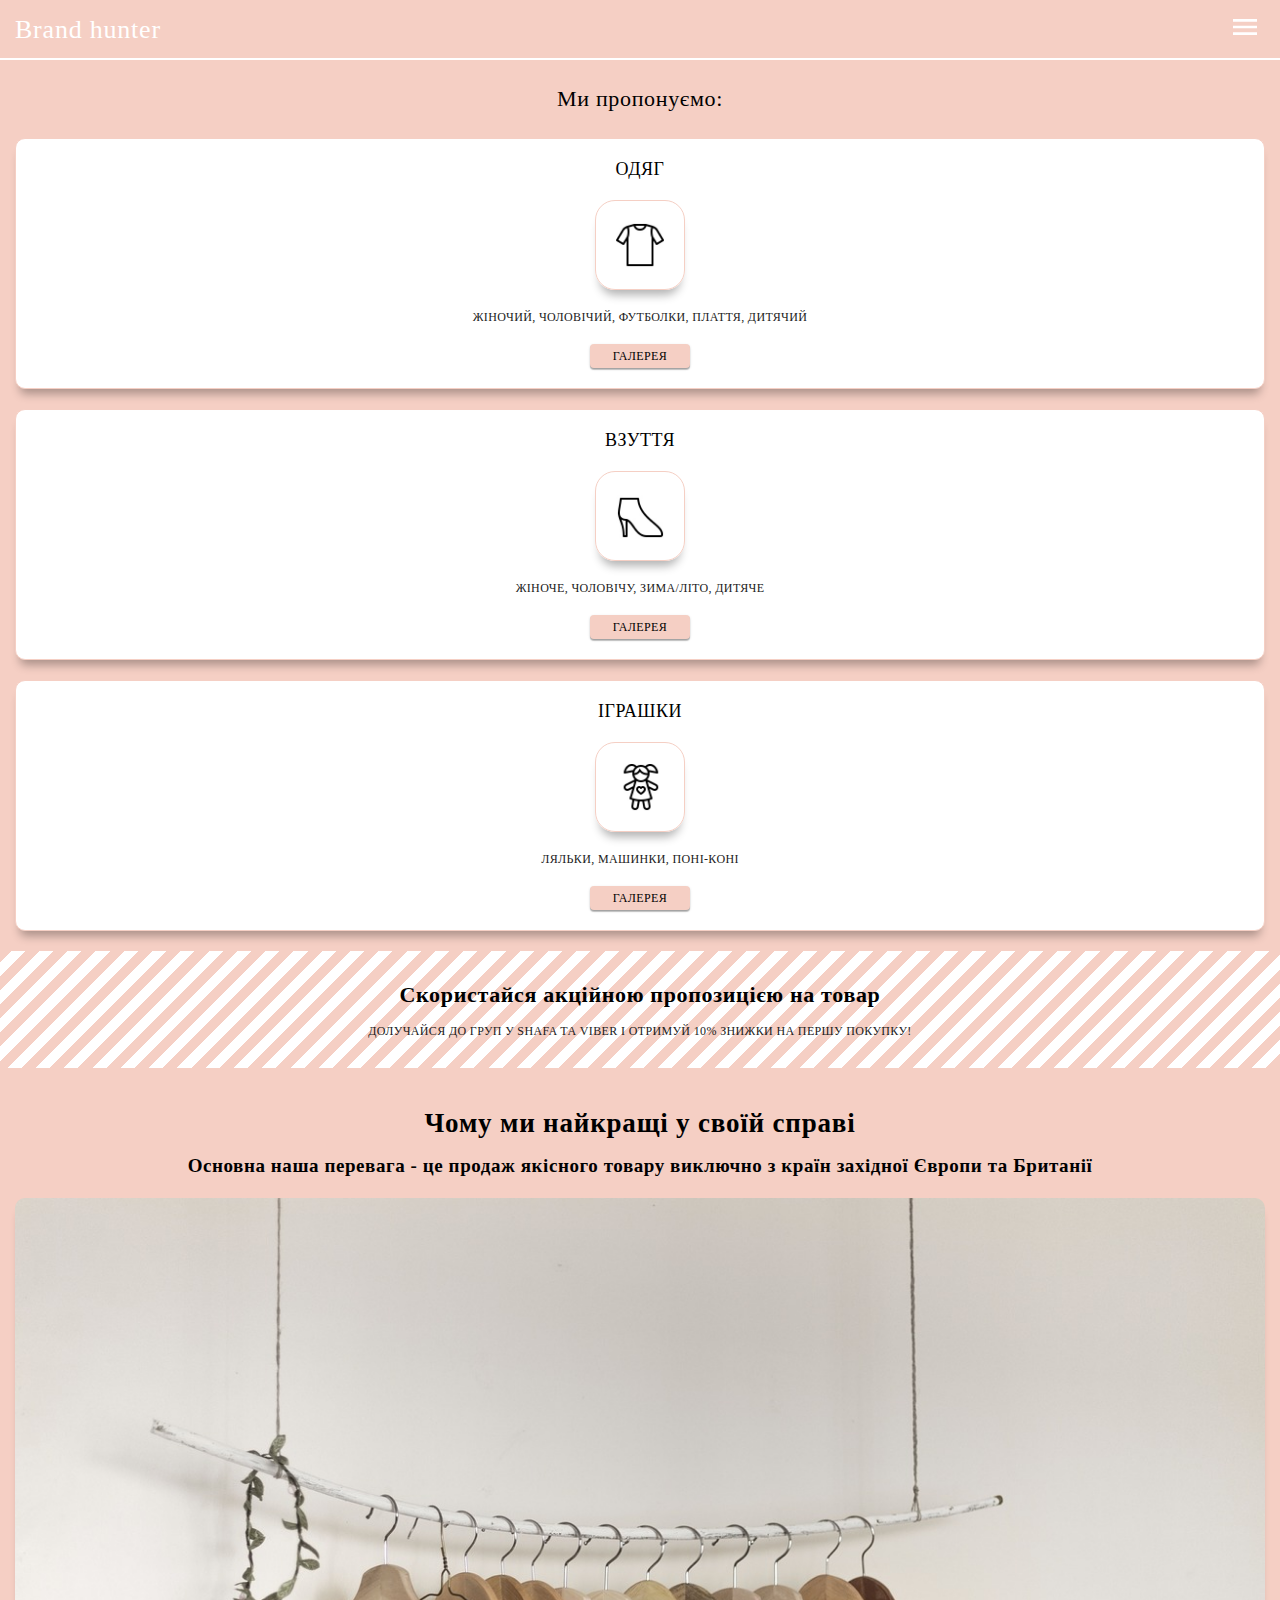
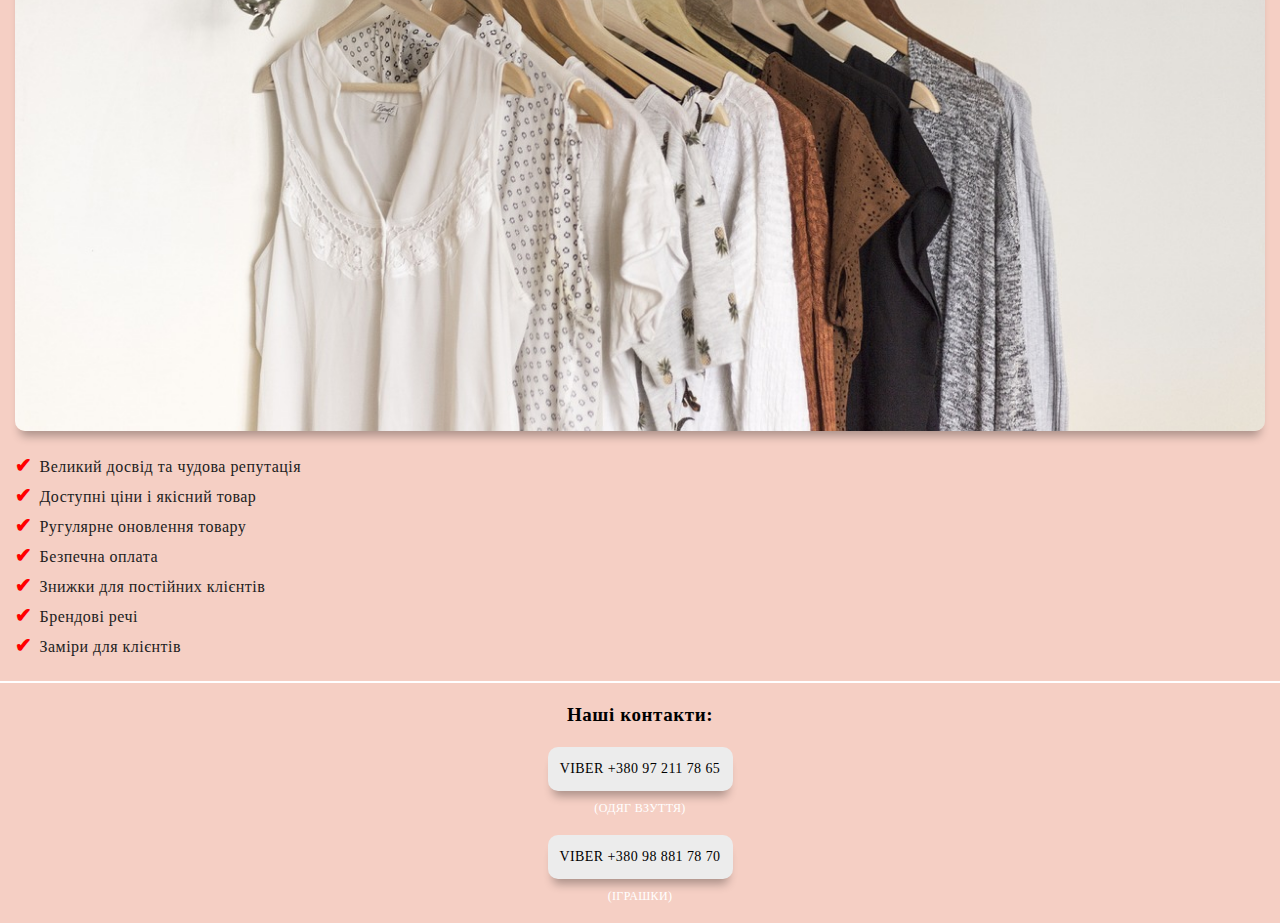
<file: index.html>
<!DOCTYPE html>
<html lang="uk">

<head>
    <meta charset="UTF-8">
    <meta name="viewport" content="width=device-width, initial-scale=1.0">
    <title>Brand hunter</title>
    <link rel="stylesheet"
        href="https://cdnjs.cloudflare.com/ajax/libs/modern-normalize/1.0.0/modern-normalize.min.css" />


    <link rel="preconnect" href="https://fonts.googleapis.com">
    <link rel="preconnect" href="https://fonts.gstatic.com" crossorigin>
    <link rel="preconnect" href="https://fonts.googleapis.com">
    <link rel="preconnect" href="https://fonts.gstatic.com" crossorigin>
    <link rel="preconnect" href="https://fonts.googleapis.com">
    <link rel="preconnect" href="https://fonts.gstatic.com" crossorigin>

    <link rel="stylesheet" href="./css/main.css">
    <link rel="stylesheet" href="./css/main.min.css">
    <link rel="stylesheet" href="https://cdnjs.cloudflare.com/ajax/libs/animate.css/4.1.1/animate.min.css" />
</head>

<body>
    <!--HEADER-->
    <header class="header">
        <div class="header-container">
            <nav class="header-navigation">
                <a href="#" class="link header-link" lang="en">Brand hunter</a>
            </nav>

            <button class="burger-btm" type="button">
                <svg class="burger-icon">
                    <use href="./images/sprite.svg#burger"></use>
                </svg>
            </button>

        </div>
    </header>

    <!--HERO-->
    <section class="hero">
        <div class="hero-container">
            <h1 class="hero-title">Ми пропонуємо:</h1>

            <ul class="list hero-cards">

                <li class="hero-cards-item">
                    <div class="hero-cards-container">
                        <h2 class="hero-cards-title">Одяг</h2>
                        <img class="hero-cards-img" alt="Іконка одяг" src="./images/clothing.jpg">
                        <p class="hero-cards-text">ЖІНОЧИЙ, ЧОЛОВІЧИЙ, ФУТБОЛКИ, ПЛАТТЯ, ДИТЯЧИЙ</p>
                        <a class="link hero-cards-link" href="./clothing_gallery.html">ГАЛЕРЕЯ</a>
                    </div>
                </li>

                <li class="hero-cards-item">
                    <div class="hero-cards-container">
                        <h2 class="hero-cards-title">Взуття</h2>
                        <img class="hero-cards-img" alt="Іконка взуття" src="./images/choes.jpg">
                        <p class="hero-cards-text">ЖІНОЧЕ, ЧОЛОВІЧУ, ЗИМА/ЛІТО, ДИТЯЧЕ</p>
                        <a class="link hero-cards-link" href="#">ГАЛЕРЕЯ</a>
                    </div>
                </li>

                <li class="hero-cards-item">
                    <div class="hero-cards-container">
                        <h2 class="hero-cards-title">ІГРАШКИ</h2>
                        <img class="hero-cards-img" alt="Іконка іграшки" src="./images/toys.jpg">
                        <p class="hero-cards-text">ЛЯЛЬКИ, МАШИНКИ, ПОНІ-КОНІ</p>
                        <a class="link hero-cards-link" href="#">ГАЛЕРЕЯ</a>
                    </div>
                </li>

            </ul>
        </div>
    </section>

    <!--FEATURES-->
    <section class="features">
        <div class="features-conteiner">
            <h2 class="features-title">Скористайся акційною пропозицією на товар</h2>
            <p class="features-text">Долучайся до груп у Shafa та Viber і отримуй 10% знижки на першу покупку!</p>
        </div>
    </section>

    <!--BENEFITS-->
    <section class="benefits">
        <div class="benefits-container">
            <h3 class="benefits-title">Чому ми найкращі у своїй справі</h3>
            <p class="benefits-text">Основна наша перевага - це продаж якісного товару виключно з країн західної Європи
                та Британії</p>
            <div class="benefits-photo-container">
                <img class="benefits-photo" src="./images/dress.jpg" alt="фото сток">
            </div>

            <ul class="list benefits-list">
                <li class="benefits-item"><span>&#10004;</span>
                    Великий досвід та чудова репутація
                </li>
                <li class="benefits-item"><span>&#10004;</span>
                    Доступні ціни і якісний товар
                </li>
                <li class="benefits-item"><span>&#10004;</span>
                    Ругулярне оновлення товару
                </li>
                <li class="benefits-item"><span>&#10004;</span>
                    Безпечна оплата
                </li>
                <li class="benefits-item"><span>&#10004;</span>
                    Знижки для постійних клієнтів
                </li>
                <li class="benefits-item"><span>&#10004;</span>
                    Брендові речі
                </li>
                <li class="benefits-item"><span>&#10004;</span>
                    Заміри для клієнтів
                </li>
            </ul>

        </div>
    </section>

    <!--FOOTER-->
    <section class="footer">
        <div class="footer-container">
            <a href="#" class="link footer-link">Наші контакти:</a>

            <ul class="list footer-list">
                <li class="footer-item">

                    <a href="tel:+380972117865" class="link footer-contact">
                        <!--вставь ссылку на вайбер-->
                        VIBER +380 97 211 78 65
                    </a>
                    <p class="footer-item-text">(ОДЯГ ВЗУТТЯ)</p>

                    <!-- <a href="#">SHAFA</a> -->
                    <!--вставь ссылку на шафу-->
                </li>
                <li class="footer-item">

                    <a href="tel:+380972117865" class="link footer-contact">
                        VIBER +380 98 881 78 70
                    </a>
                    <p class="footer-item-text">(ІГРАШКИ)</p>
                </li>
            </ul>
        </div>
    </section>
</body>

</html>
</file>
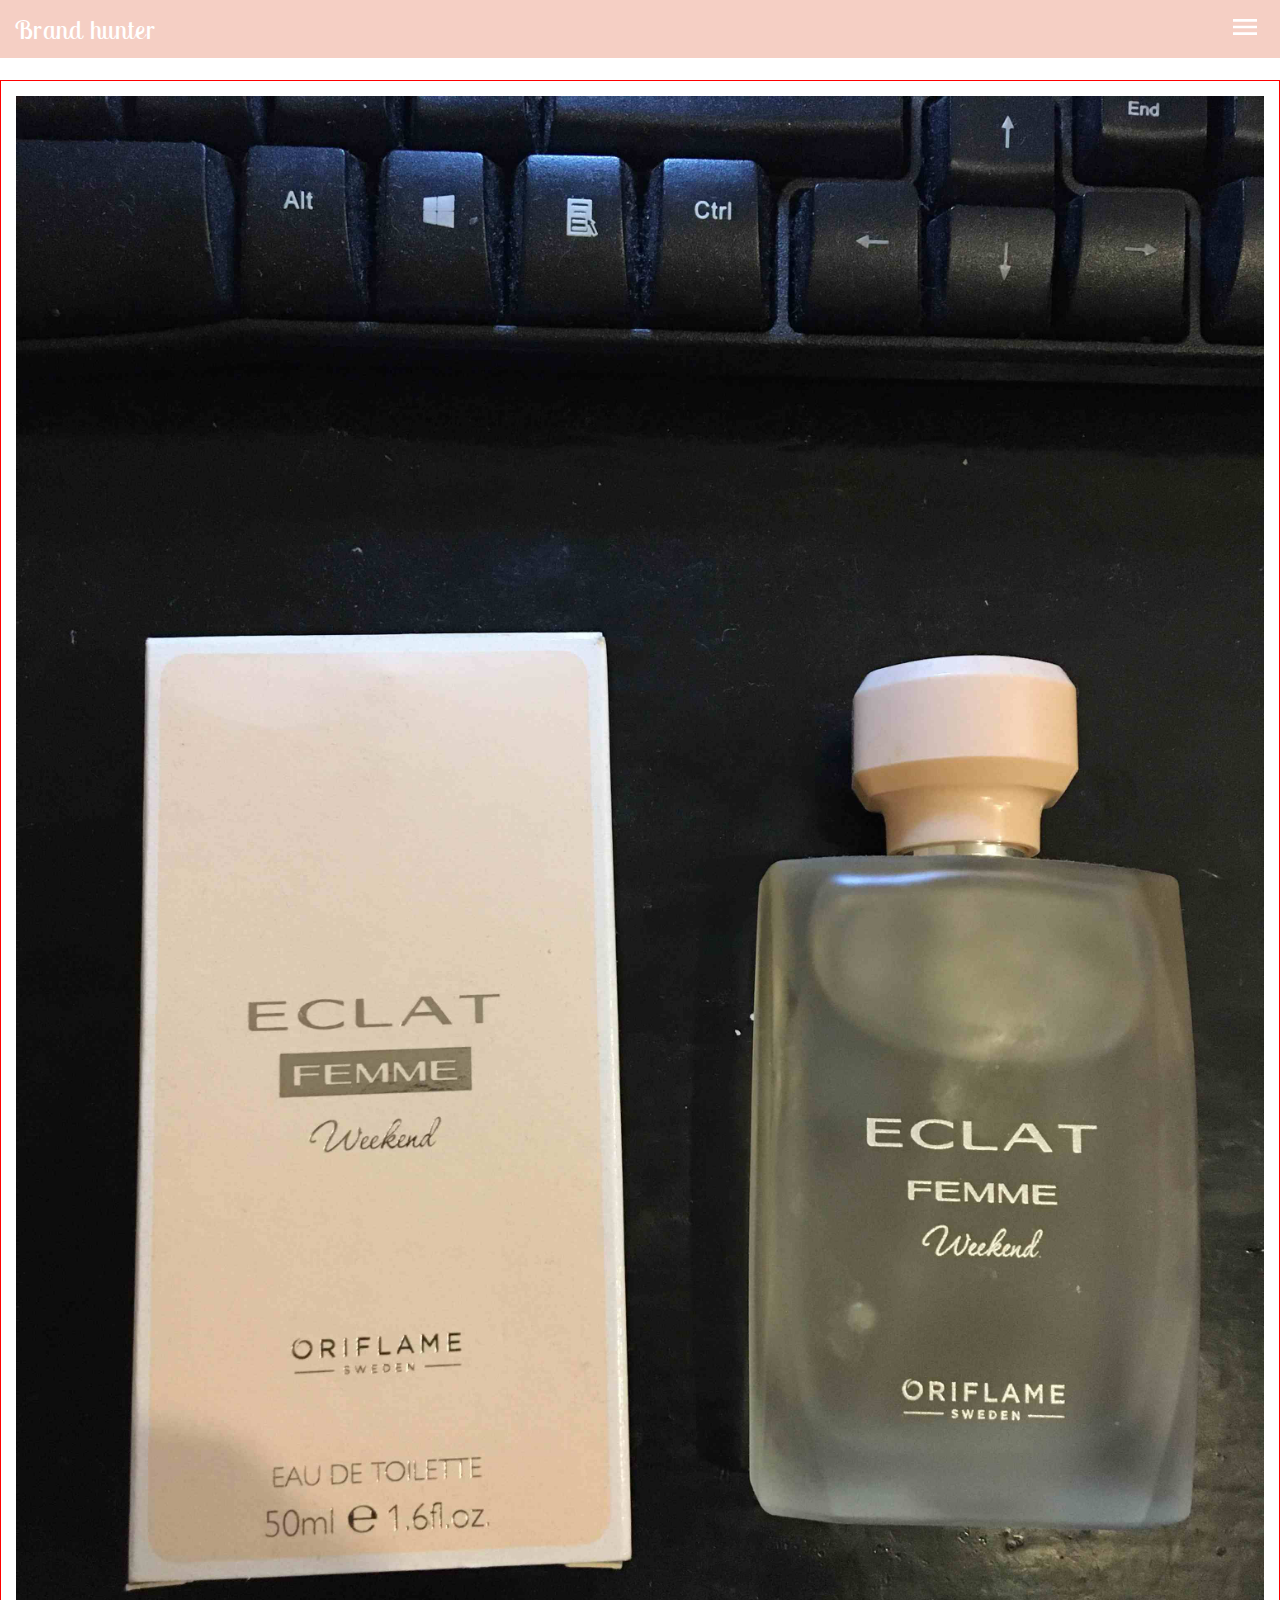
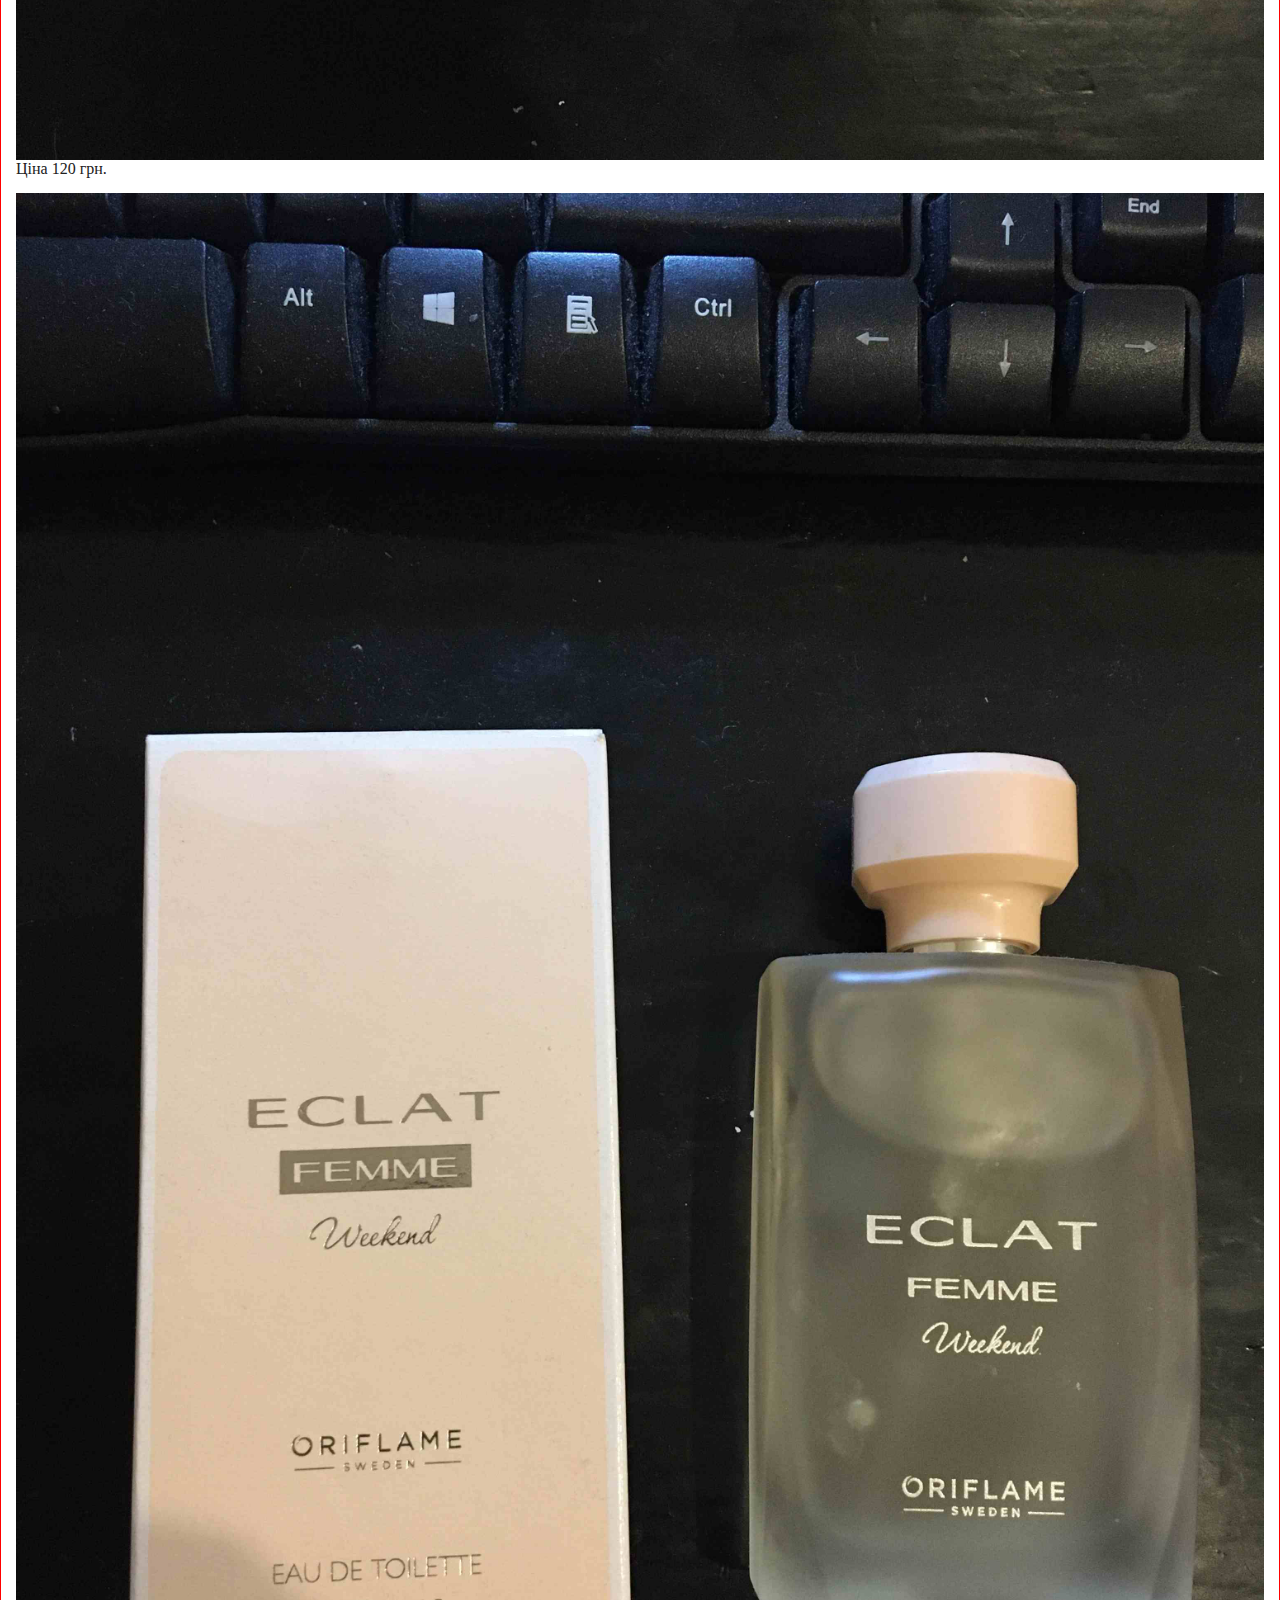
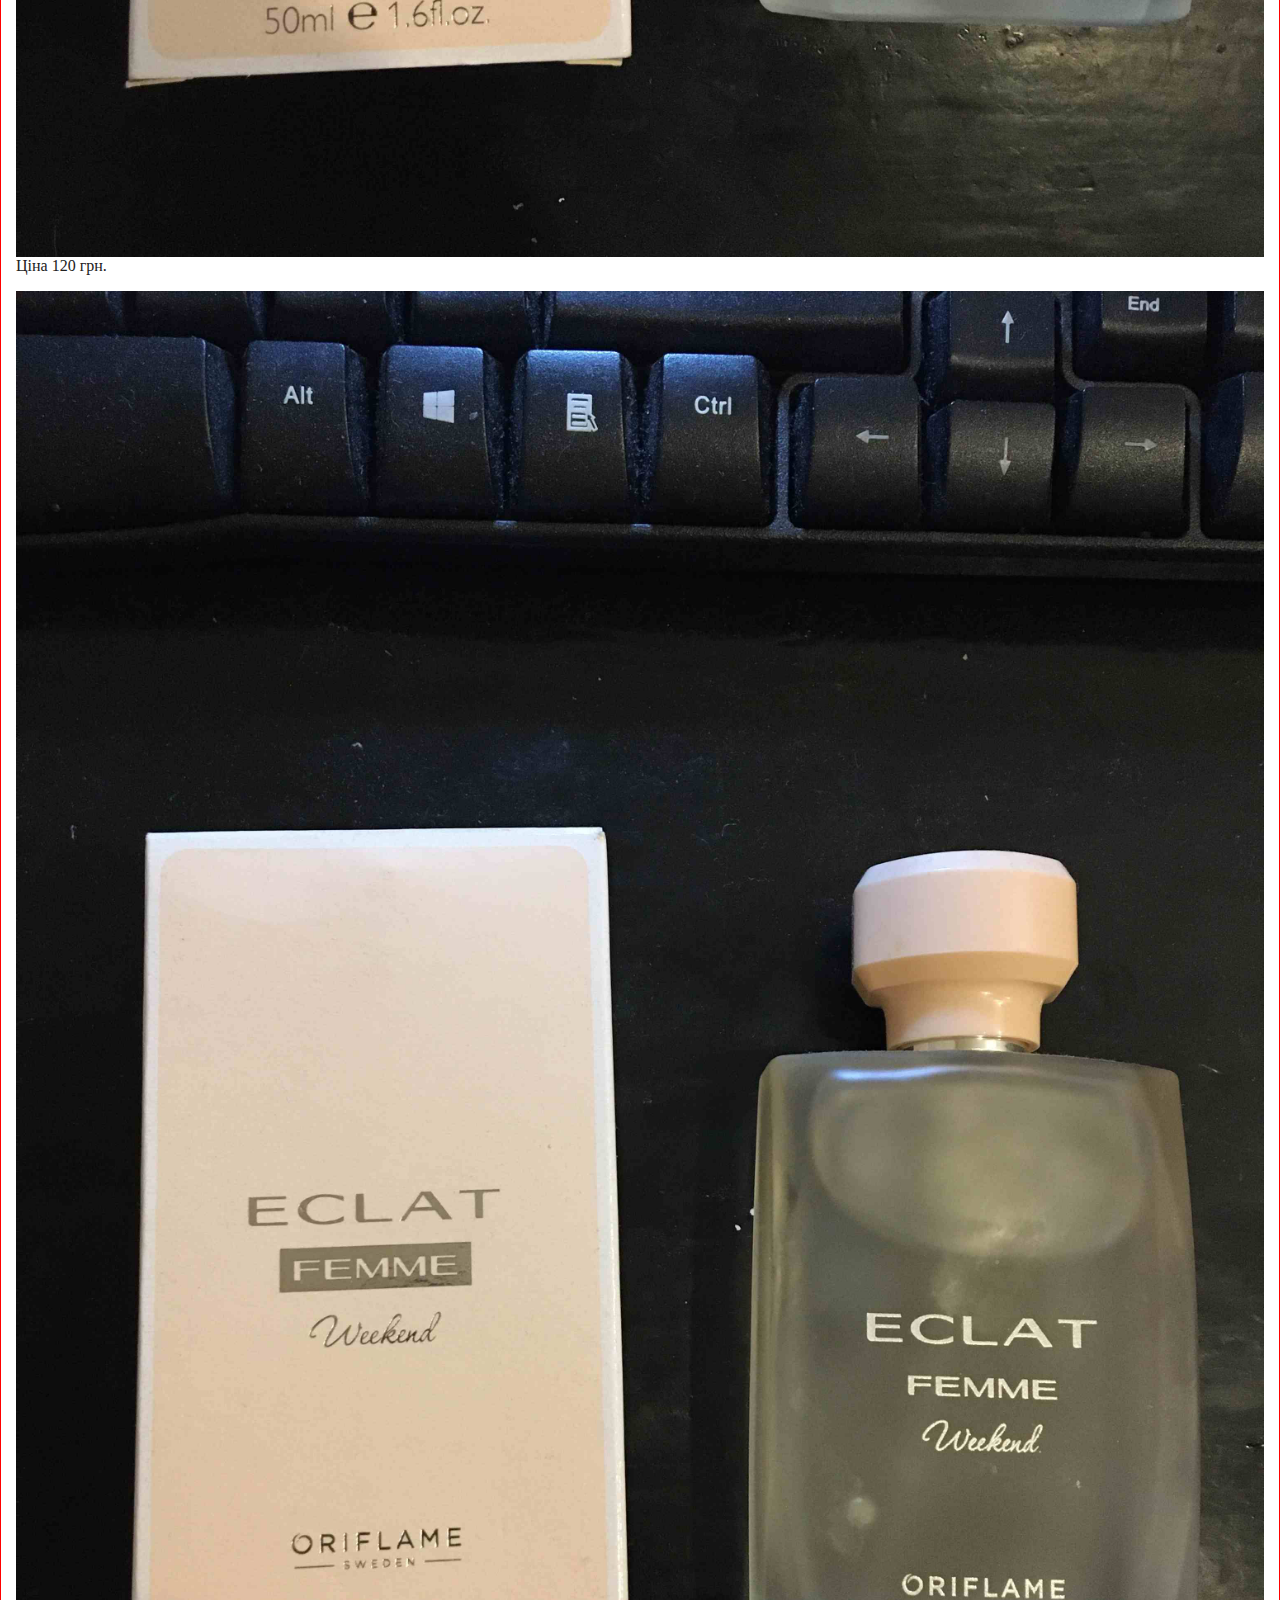
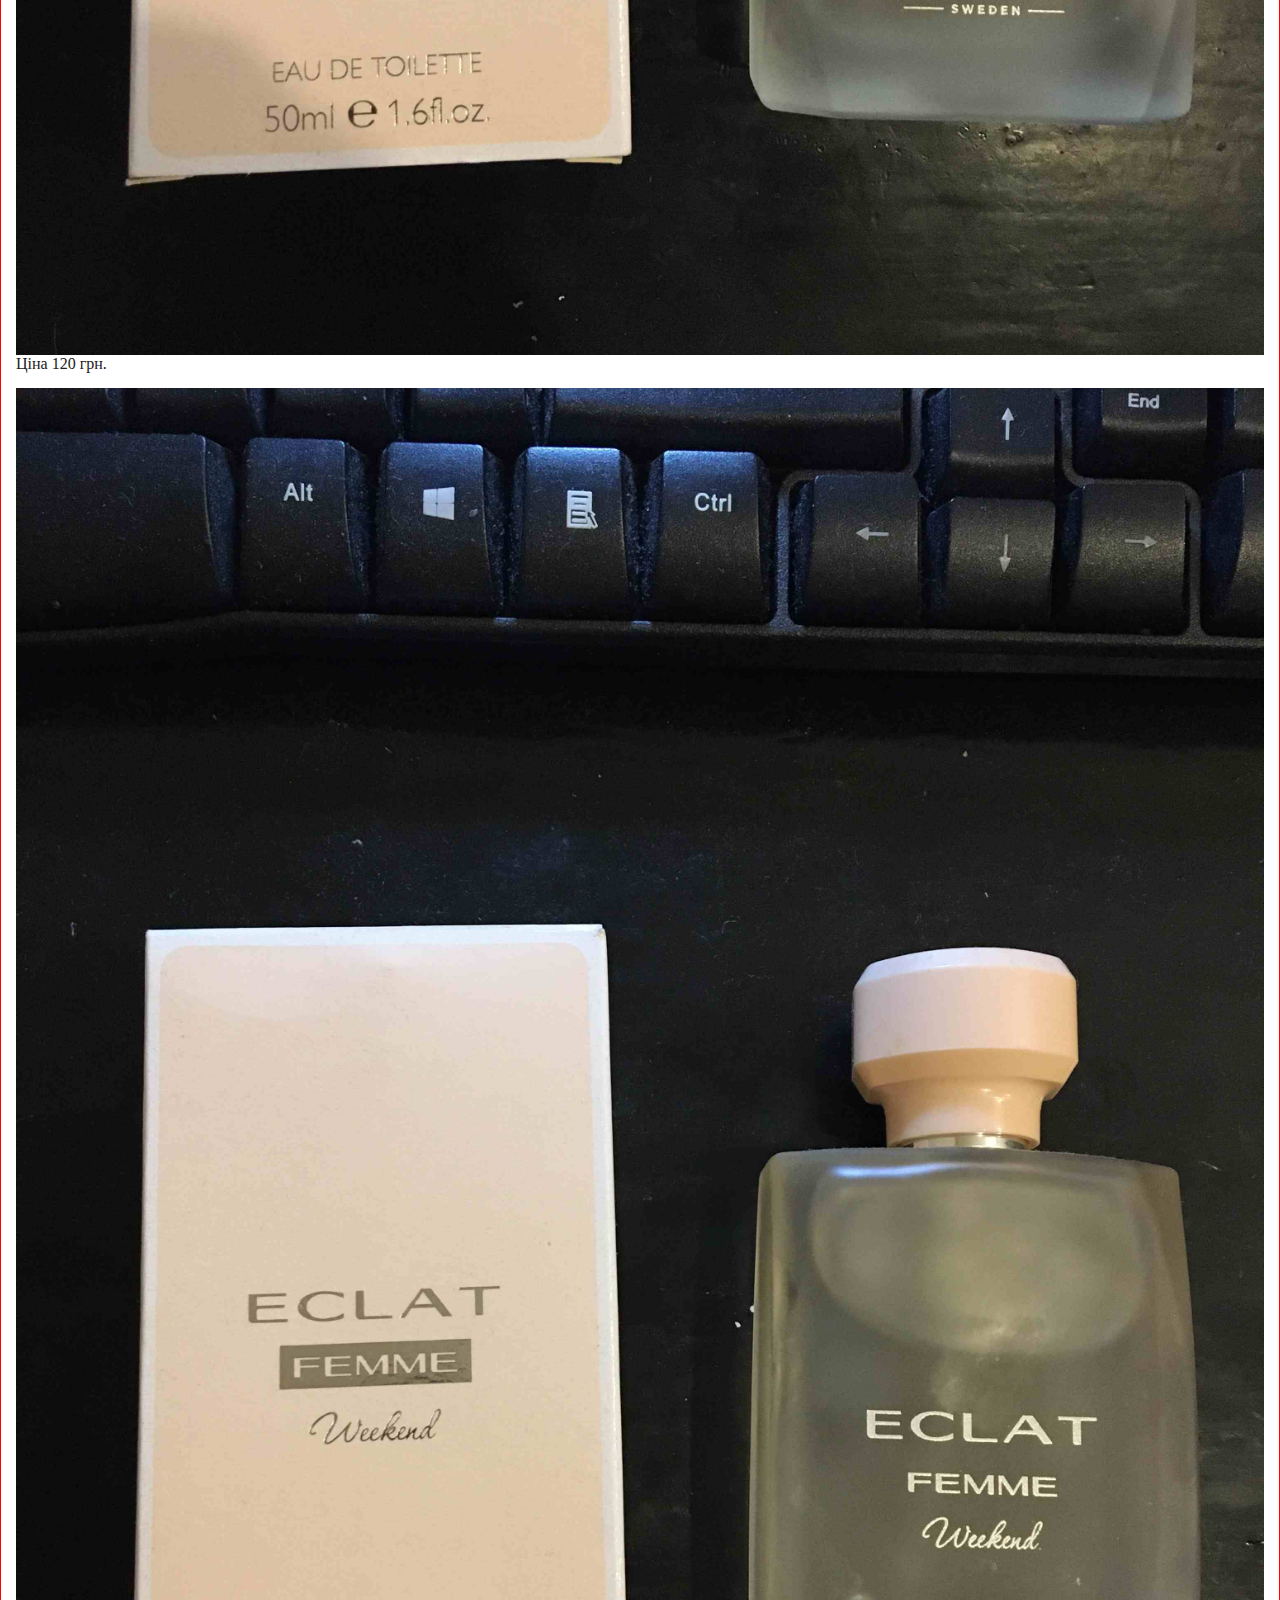
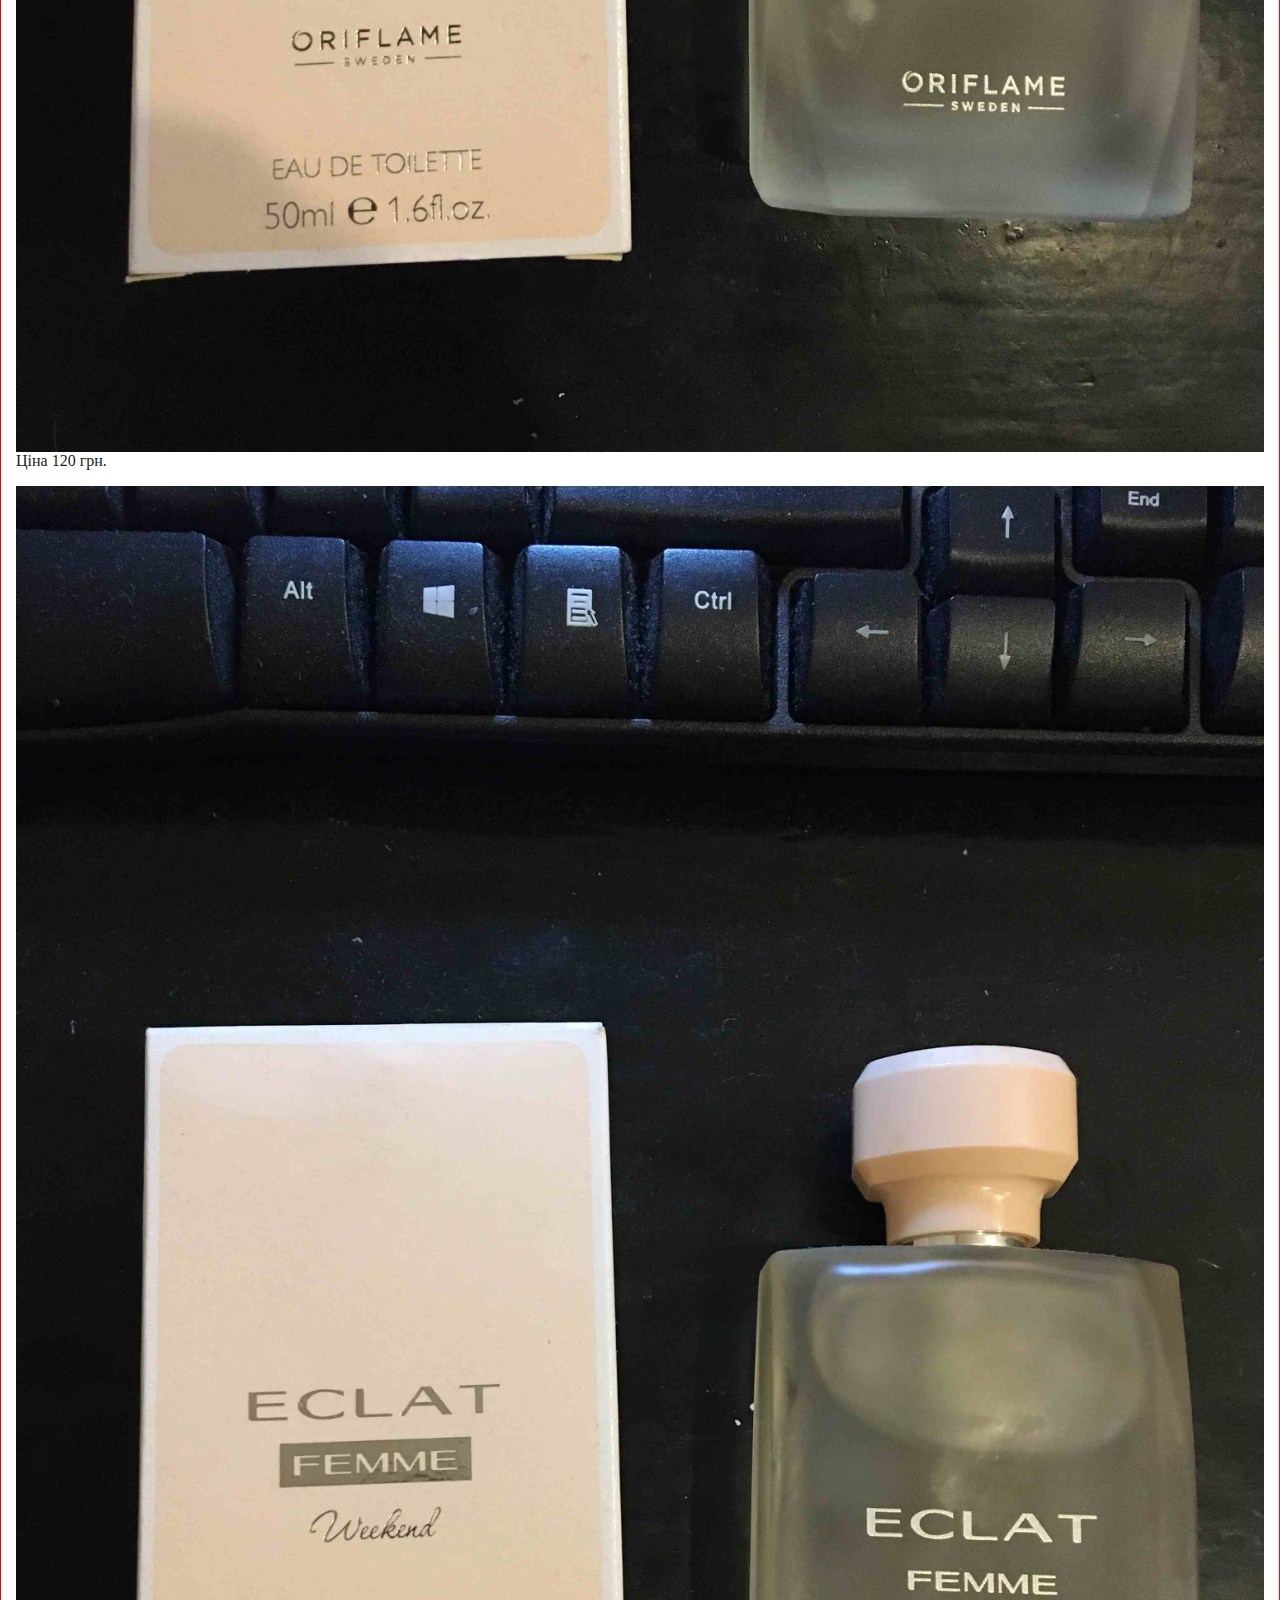
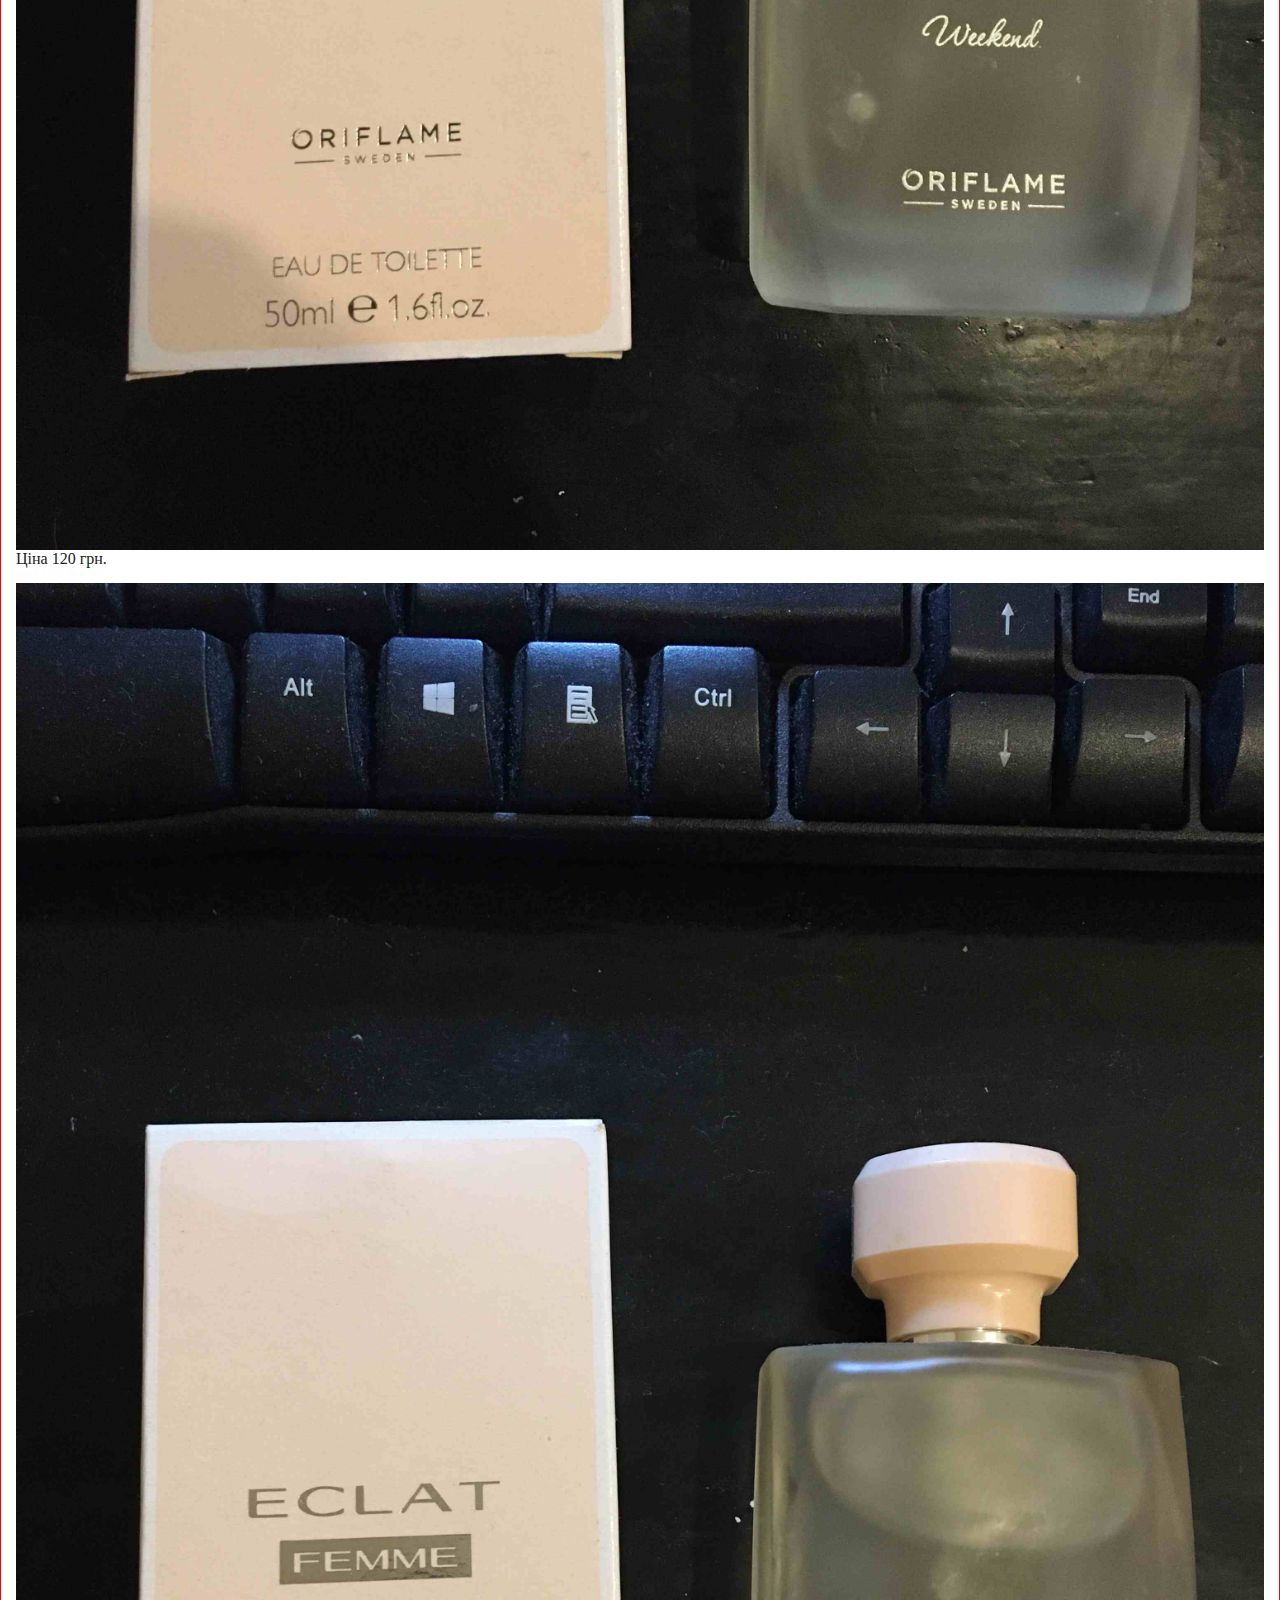
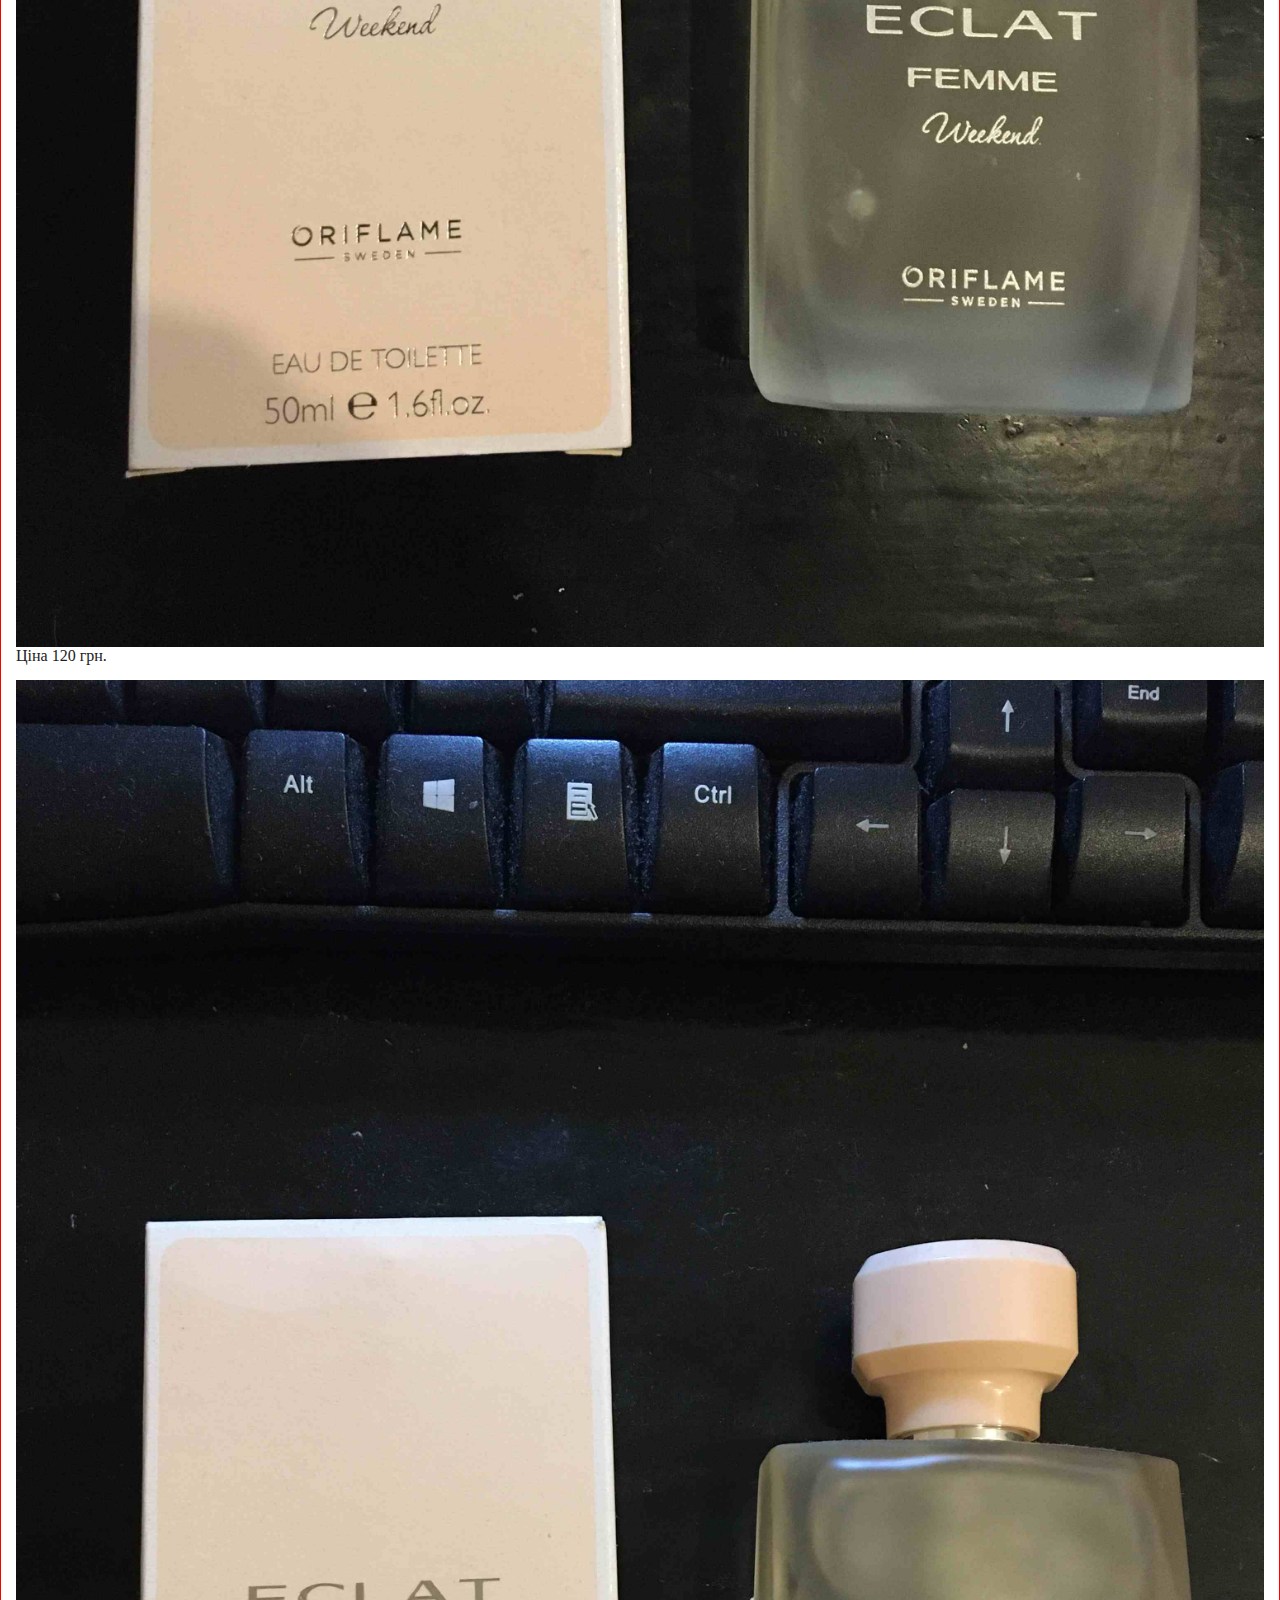
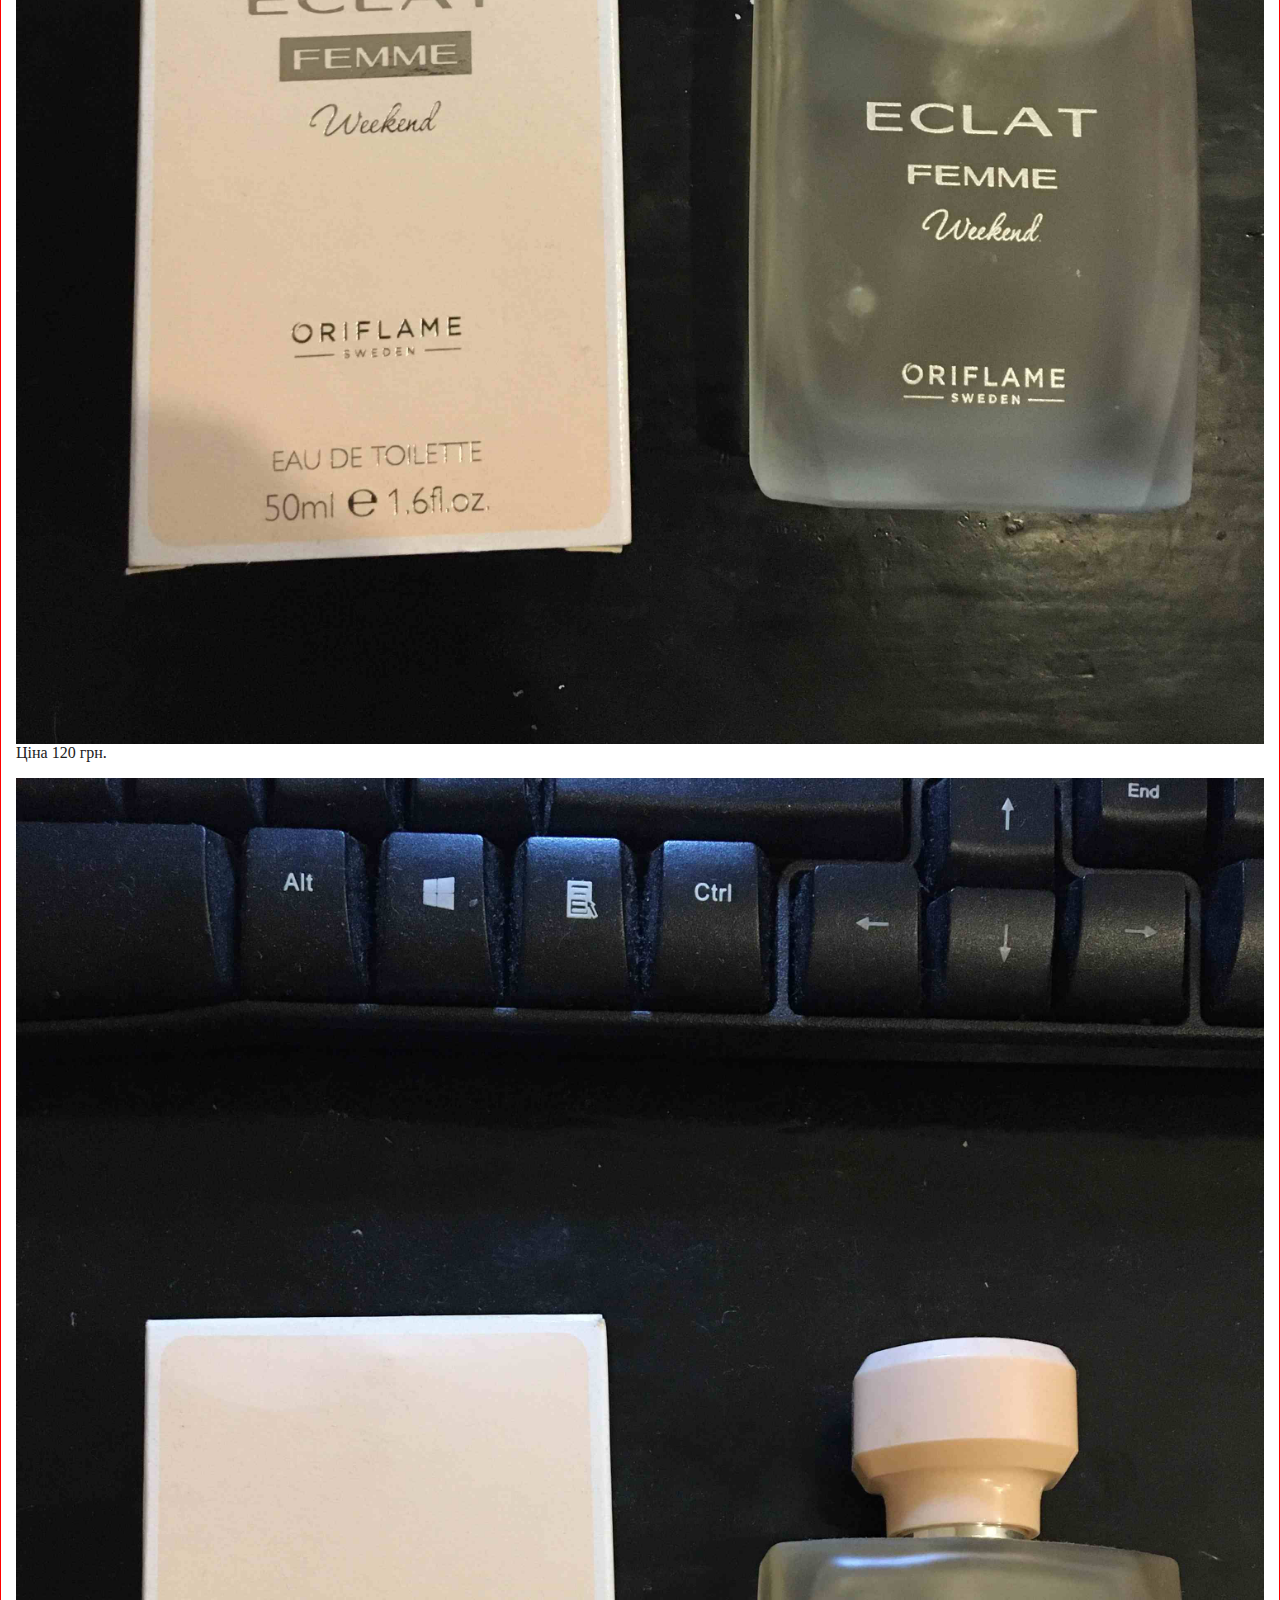
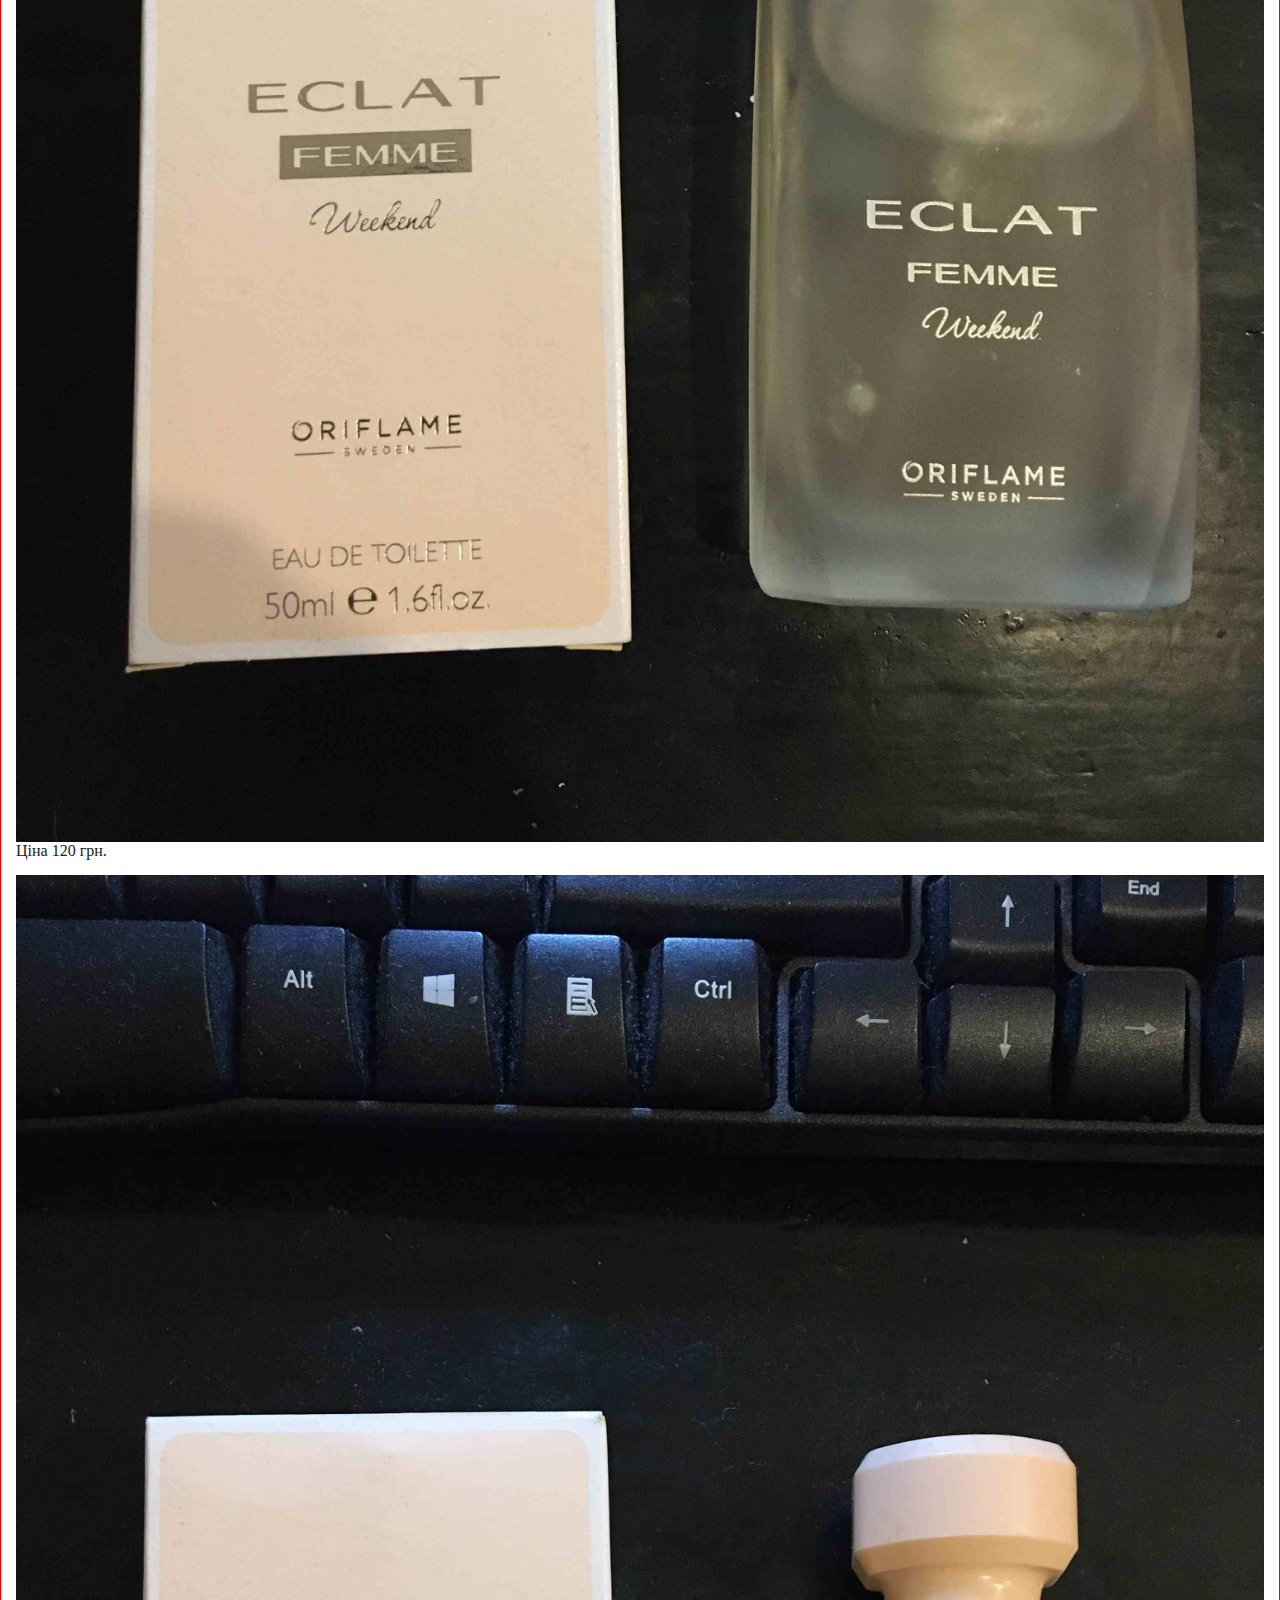
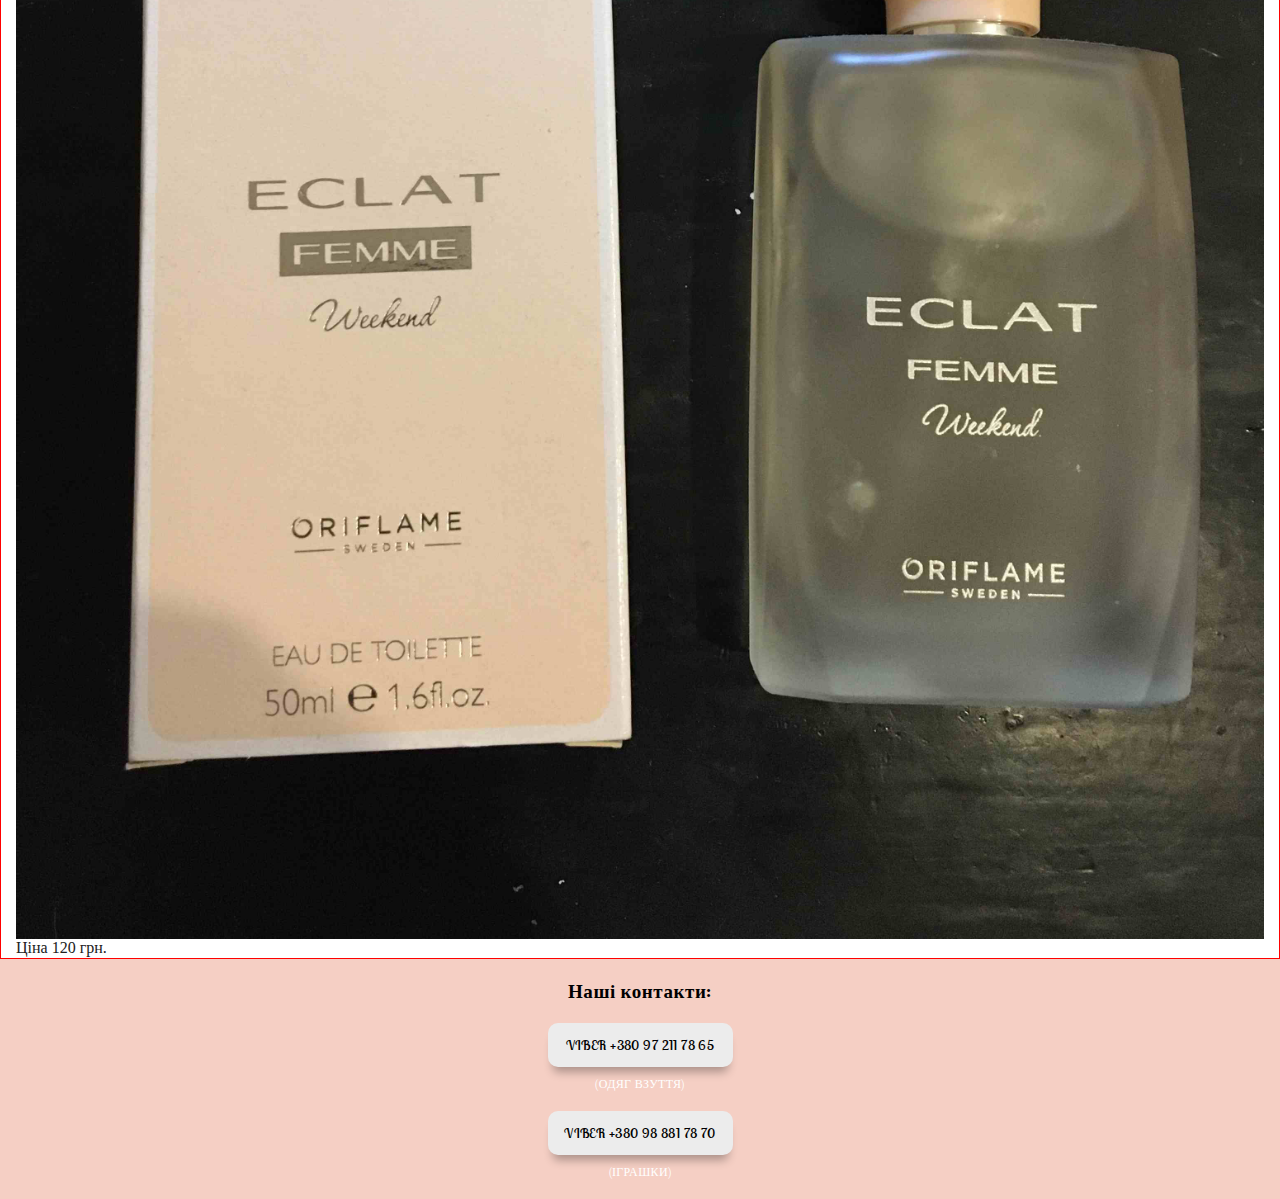
<file: clothing_gallery.html>
<!DOCTYPE html>
<html lang="uk">

<head>
    <meta charset="UTF-8">
    <meta name="viewport" content="width=device-width, initial-scale=1.0">
    <title>Brand hunter</title>
    <link rel="stylesheet"
        href="https://cdnjs.cloudflare.com/ajax/libs/modern-normalize/1.0.0/modern-normalize.min.css" />


    <link rel="preconnect" href="https://fonts.googleapis.com">
    <link rel="preconnect" href="https://fonts.gstatic.com" crossorigin>
    <link rel="preconnect" href="https://fonts.googleapis.com">
    <link rel="preconnect" href="https://fonts.gstatic.com" crossorigin>
    <link rel="preconnect" href="https://fonts.googleapis.com">
    <link rel="preconnect" href="https://fonts.gstatic.com" crossorigin>
    <link
        href="https://fonts.googleapis.com/css2?family=Lobster+Two:ital,wght@1,700&family=Open+Sans+Condensed:ital,wght@1,300&display=swap"
        rel="stylesheet">
    <link href="https://fonts.googleapis.com/css2?family=Lobster+Two:ital,wght@1,700&display=swap" rel="stylesheet">
    <!-- <link href="https://fonts.googleapis.com/css2?family=Rajdhani:wght@400;700&display=swap" rel="stylesheet"> -->
    <link rel="stylesheet" href="./css/main.css">
    <link rel="stylesheet" href="./css/main.min.css">
    <link rel="stylesheet" href="https://cdnjs.cloudflare.com/ajax/libs/animate.css/4.1.1/animate.min.css" />
</head>

<body>
    <!--HEADER-->
    <header class="header">
        <div class="header-container">
            <nav class="header-navigation">
                <a href="./index.html" class="link header-link" lang="en">Brand hunter</a>
            </nav>
    
            <button class="burger-btm" type="button">
                <svg class="burger-icon">
                    <use href="./images/sprite.svg#burger"></use>
                </svg>
            </button>
    
        </div>
    </header>


    <!--CARDS CLOTHING-->

    <section class="cards-clothing">
        <div class="cards-clothing-container">
            <ul class="cards-list list">

                <li class="cards-list-item">
                    <div class="img-container">
                        <img src="./images/clothing_gallery/NGBD8810.jpg" alt="одяг" width="200">
                        <p>Ціна 120 грн.</p>
                 
                    </div>
                </li>

                <li class="cards-list-item">
                    <div class="img-container">
                        <img src="./images/clothing_gallery/NGBD8810.jpg" alt="одяг" width="200">
                        <p>Ціна 120 грн.</p>
                    </div>
                </li>
       
                <li class="cards-list-item">
                    <div class="img-container">
                        <img src="./images/clothing_gallery/NGBD8810.jpg" alt="одяг" width="200">
                         <p>Ціна 120 грн.</p>
                    </div>
                 </li>

                <li class="cards-list-item">
                    <div class="img-container">
                        <img src="./images/clothing_gallery/NGBD8810.jpg" alt="одяг" width="200">
                        <p>Ціна 120 грн.</p>
                    </div>
                 </li>

                <li class="cards-list-item">
                    <div class="img-container">
                        <img src="./images/clothing_gallery/NGBD8810.jpg" alt="одяг" width="200">
                        <p>Ціна 120 грн.</p>
                    </div>
                </li>

                <li class="cards-list-item">
                    <div class="img-container">
                        <img src="./images/clothing_gallery/NGBD8810.jpg" alt="одяг" width="200">
                        <p>Ціна 120 грн.</p>
                    </div>
                </li>

                 <li class="cards-list-item">
                    <div class="img-container">
                    <img src="./images/clothing_gallery/NGBD8810.jpg" alt="одяг" width="200">
                    <p>Ціна 120 грн.</p>
                    </div>
                </li>

                <li class="cards-list-item">
                    <div class="img-container">
                    <img src="./images/clothing_gallery/NGBD8810.jpg" alt="одяг" width="200">
                    <p>Ціна 120 грн.</p>
                    </div>
                </li>

                <li class="cards-list-item">
                    <div class="img-container">
                    <img src="./images/clothing_gallery/NGBD8810.jpg" alt="одяг" width="200">
                    <p>Ціна 120 грн.</p>
                </div>
                </li>
    </ul>
    </div>
    </section>

    <!--FOOTER-->
    <section class="footer">
        <div class="footer-container">
            <a href="#" class="link footer-link">Наші контакти:</a>
    
            <ul class="list footer-list">
                <li class="footer-item">
    
                    <a href="tel:+380972117865" class="link footer-contact">
                        <!--вставь ссылку на вайбер-->
                        VIBER +380 97 211 78 65
                    </a>
                    <p class="footer-item-text">(ОДЯГ ВЗУТТЯ)</p>
    
                    <!-- <a href="#">SHAFA</a> -->
                    <!--вставь ссылку на шафу-->
                </li>
                <li class="footer-item">
    
                    <a href="tel:+380972117865" class="link footer-contact">
                        VIBER +380 98 881 78 70
                    </a>
                    <p class="footer-item-text">(ІГРАШКИ)</p>
                </li>
            </ul>
        </div>
    </section>
</body>

</html>
</file>
<file: css/main.css>
body {
  font-family: var(--text-font);
  color: #212121;
}

.list {
  list-style: none;
}

.link {
  text-decoration: none;
}

h1,
h2,
h3,
h4,
h5,
h6,
p {
  margin: 0;
}

ul,
ol {
  margin: 0;
  padding: 0;
}

img {
  display: block;
  width: 100%;
}

.header-container {
  width: 100%;
  padding: 0 15px;
  position: fixed;
  display: flex;
  justify-content: space-between;
  align-items: center;
  height: 60px;
  border-bottom: 2px solid #ffffff;
  background-color: #f5cfc4;
}

.header-link {
  font-family: "Lobster Two";
  font-style: normal;
  font-weight: 400;
  font-size: 26px;
  line-height: 31px;
  letter-spacing: 0.03em;
  color: #ffffff;
}

.burger-icon {
  width: 40px;
  height: 40px;
  fill: #ffffff;
}

.burger-btm {
  background-color: transparent;
  border: 0;
  padding: 0;
  cursor: pointer;
}
.burger-btm:focus {
  fill: #2196f3;
}

.hero-container {
  width: 100%;
  padding: 0 15px 20px 15px;
  background-color: #f5cfc4;
}

.hero-title {
  font-family: "Lobster Two";
  font-style: normal;
  font-weight: 400;
  font-size: 22px;
  line-height: 28px;
  letter-spacing: 0.03em;
  color: black;
  text-align: center;
  padding: 85px 0 25px;
}

.hero-cards-item:not(:last-child) {
  margin-bottom: 20px;
}

.hero-cards-container {
  background-color: #ffffff;
  border: 1px solid #f5cfc4;
  border-radius: 10px;
  box-shadow: 0 10px 10px -5px rgba(0, 0, 0, 0.3);
}

.hero-cards-title {
  font-family: "Lobster Two";
  font-style: normal;
  font-weight: 400;
  font-size: 18px;
  line-height: 21px;
  text-align: center;
  letter-spacing: 0.03em;
  text-transform: uppercase;
  color: #000000;
  margin: 20px 0;
}

.hero-cards-img {
  display: block;
  width: 90px;
  padding: 20px;
  margin: 0 auto;
  border: 1px solid #f5cfc4;
  box-shadow: 0 10px 10px -5px rgba(0, 0, 0, 0.3);
  border-radius: 20px;
}

.hero-cards-text {
  font-family: "Lobster Two";
  font-style: normal;
  font-weight: 400;
  font-size: 12px;
  line-height: 14px;
  text-align: center;
  letter-spacing: 0.03em;
  margin: 20px auto;
}

.hero-cards-link {
  display: block;
  text-align: center;
  width: 100px;
  margin: 0 auto 20px;
  background-color: #f5cfc4;
  color: #000000;
  border-radius: 4px;
  padding: 5px;
  box-shadow: 0px 1px 3px rgba(0, 0, 0, 0.12), 0px 1px 1px rgba(0, 0, 0, 0.14), 0px 2px 1px rgba(0, 0, 0, 0.2);
  font-family: "Lobster Two";
  font-style: normal;
  font-weight: 400;
  font-size: 12px;
  line-height: 14px;
  letter-spacing: 0.03em;
}
.hero-cards-link:hover, .hero-cards-link:focus {
  cursor: pointer;
  transition: 3500ms cubic-bezier(0.4, 0, 0.2, 1);
  background-color: #ececec;
}

.features-conteiner {
  background-image: repeating-linear-gradient(-45deg, #f5cfc4, #f5cfc4 10px, #ffffff 10px, #ffffff 20px);
}

.features-title {
  font-family: "Lobster Two";
  font-style: normal;
  font-weight: bold;
  font-size: 22px;
  line-height: 28px;
  letter-spacing: 0.03em;
  color: #000000;
  text-align: center;
  padding: 30px 15px 15px;
}

.features-text {
  font-family: "Lobster Two";
  font-style: normal;
  font-weight: 400;
  font-size: 12px;
  line-height: 14px;
  text-align: center;
  letter-spacing: 0.03em;
  text-transform: uppercase;
  padding: 0 15px 30px;
}

.benefits-container {
  width: 100%;
  padding: 0 15px 20px 15px;
  background-color: #f5cfc4;
  border-bottom: 2px solid #fff;
}

.benefits-title {
  font-family: "Lobster Two";
  font-style: normal;
  font-weight: bold;
  font-size: 27px;
  line-height: 31px;
  letter-spacing: 0.03em;
  color: black;
  text-align: center;
  padding-top: 40px;
  padding-bottom: 15px;
}

.benefits-photo {
  border-radius: 10px;
  box-shadow: 0 10px 10px -5px rgba(0, 0, 0, 0.3);
}

.benefits-text {
  font-family: "Lobster Two";
  font-style: normal;
  font-weight: 700;
  font-size: 19px;
  line-height: 24px;
  text-align: center;
  letter-spacing: 0.03em;
  color: #000000;
  padding-bottom: 20px;
}

span {
  color: #ff0000;
  font-weight: bold;
  display: inline-block;
  width: 1em;
  font-size: 20px;
}

.benefits-list {
  margin-top: 20px;
}

.benefits-item {
  font-family: "Lobster Two";
  font-style: normal;
  font-weight: 400;
  font-size: 16px;
  line-height: 29px;
  letter-spacing: 0.03em;
}

.footer-container {
  width: 100%;
  padding: 0 15px;
  background-color: #f5cfc4;
}

.footer-link {
  display: block;
  font-family: "Lobster Two";
  font-style: normal;
  font-weight: 700;
  font-size: 19px;
  line-height: 24px;
  text-align: center;
  letter-spacing: 0.03em;
  text-align: center;
  color: #000000;
  padding-top: 20px;
  margin-bottom: 20px;
}

.footer-title {
  font-family: Raleway;
  font-style: normal;
  font-weight: bold;
  font-size: 22px;
  line-height: 28px;
  letter-spacing: 0.03em;
  color: white;
  text-align: center;
  padding: 20px 0;
}

.footer-item-text {
  font-family: "Lobster Two";
  font-style: normal;
  font-weight: 400;
  font-size: 12px;
  line-height: 14px;
  text-align: center;
  letter-spacing: 0.03em;
  color: #ffffff;
  padding-bottom: 20px;
}

.footer-contact {
  display: block;
  max-width: 185px;
  text-align: center;
  margin-left: auto;
  margin-right: auto;
  margin-bottom: 10px;
  padding: 10px 5px;
  background-color: #ececec;
  box-shadow: 0 10px 10px -5px rgba(0, 0, 0, 0.3);
  border-radius: 10px;
  font-family: "Lobster Two";
  font-style: normal;
  font-weight: normal;
  font-size: 14px;
  line-height: 24px;
  letter-spacing: 0.03em;
  color: #000000;
}

.cards-clothing-container {
  padding-top: 80px;
}

.cards-list {
  display: flex;
  flex-wrap: wrap;
  justify-content: space-between;
  border: 1px solid red;
}

.cards-list-item {
  margin-top: 15px;
  margin-left: 15px;
  margin-right: 15px;
}

.img-container {
  width: 100%;
}/*# sourceMappingURL=main.css.map */
</file>
<file: css/main.min.css>
body{font-family:var(--text-font);color:#212121}.list{list-style:none}.link{text-decoration:none}h1,h2,h3,h4,h5,h6,p{margin:0}ul,ol{margin:0;padding:0}img{display:block;width:100%}.header-container{width:100%;padding:0 15px;position:fixed;display:flex;justify-content:space-between;align-items:center;height:60px;border-bottom:2px solid #fff;background-color:#f5cfc4}.header-link{font-family:"Lobster Two";font-style:normal;font-weight:400;font-size:26px;line-height:31px;letter-spacing:.03em;color:#fff}.burger-icon{width:40px;height:40px;fill:#fff}.burger-btm{background-color:transparent;border:0;padding:0;cursor:pointer}.burger-btm:focus{fill:#2196f3}.hero-container{width:100%;padding:0 15px 20px 15px;background-color:#f5cfc4}.hero-title{font-family:"Lobster Two";font-style:normal;font-weight:400;font-size:22px;line-height:28px;letter-spacing:.03em;color:#000;text-align:center;padding:85px 0 25px}.hero-cards-item:not(:last-child){margin-bottom:20px}.hero-cards-container{background-color:#fff;border:1px solid #f5cfc4;border-radius:10px;box-shadow:0 10px 10px -5px rgba(0,0,0,.3)}.hero-cards-title{font-family:"Lobster Two";font-style:normal;font-weight:400;font-size:18px;line-height:21px;text-align:center;letter-spacing:.03em;text-transform:uppercase;color:#000;margin:20px 0}.hero-cards-img{display:block;width:90px;padding:20px;margin:0 auto;border:1px solid #f5cfc4;box-shadow:0 10px 10px -5px rgba(0,0,0,.3);border-radius:20px}.hero-cards-text{font-family:"Lobster Two";font-style:normal;font-weight:400;font-size:12px;line-height:14px;text-align:center;letter-spacing:.03em;margin:20px auto}.hero-cards-link{display:block;text-align:center;width:100px;margin:0 auto 20px;background-color:#f5cfc4;color:#000;border-radius:4px;padding:5px;box-shadow:0px 1px 3px rgba(0,0,0,.12),0px 1px 1px rgba(0,0,0,.14),0px 2px 1px rgba(0,0,0,.2);font-family:"Lobster Two";font-style:normal;font-weight:400;font-size:12px;line-height:14px;letter-spacing:.03em}.hero-cards-link:hover,.hero-cards-link:focus{cursor:pointer;transition:3500ms cubic-bezier(0.4, 0, 0.2, 1);background-color:#ececec}.features-conteiner{background-image:repeating-linear-gradient(-45deg, #f5cfc4, #f5cfc4 10px, #ffffff 10px, #ffffff 20px)}.features-title{font-family:"Lobster Two";font-style:normal;font-weight:bold;font-size:22px;line-height:28px;letter-spacing:.03em;color:#000;text-align:center;padding:30px 15px 15px}.features-text{font-family:"Lobster Two";font-style:normal;font-weight:400;font-size:12px;line-height:14px;text-align:center;letter-spacing:.03em;text-transform:uppercase;padding:0 15px 30px}.benefits-container{width:100%;padding:0 15px 20px 15px;background-color:#f5cfc4;border-bottom:2px solid #fff}.benefits-title{font-family:"Lobster Two";font-style:normal;font-weight:bold;font-size:27px;line-height:31px;letter-spacing:.03em;color:#000;text-align:center;padding-top:40px;padding-bottom:15px}.benefits-photo{border-radius:10px;box-shadow:0 10px 10px -5px rgba(0,0,0,.3)}.benefits-text{font-family:"Lobster Two";font-style:normal;font-weight:700;font-size:19px;line-height:24px;text-align:center;letter-spacing:.03em;color:#000;padding-bottom:20px}span{color:red;font-weight:bold;display:inline-block;width:1em;font-size:20px}.benefits-list{margin-top:20px}.benefits-item{font-family:"Lobster Two";font-style:normal;font-weight:400;font-size:16px;line-height:29px;letter-spacing:.03em}.footer-container{width:100%;padding:0 15px;background-color:#f5cfc4}.footer-link{display:block;font-family:"Lobster Two";font-style:normal;font-weight:700;font-size:19px;line-height:24px;text-align:center;letter-spacing:.03em;text-align:center;color:#000;padding-top:20px;margin-bottom:20px}.footer-title{font-family:Raleway;font-style:normal;font-weight:bold;font-size:22px;line-height:28px;letter-spacing:.03em;color:#fff;text-align:center;padding:20px 0}.footer-item-text{font-family:"Lobster Two";font-style:normal;font-weight:400;font-size:12px;line-height:14px;text-align:center;letter-spacing:.03em;color:#fff;padding-bottom:20px}.footer-contact{display:block;max-width:185px;text-align:center;margin-left:auto;margin-right:auto;margin-bottom:10px;padding:10px 5px;background-color:#ececec;box-shadow:0 10px 10px -5px rgba(0,0,0,.3);border-radius:10px;font-family:"Lobster Two";font-style:normal;font-weight:normal;font-size:14px;line-height:24px;letter-spacing:.03em;color:#000}.cards-clothing-container{padding-top:80px}.cards-list{display:flex;flex-wrap:wrap;justify-content:space-between;border:1px solid red}.cards-list-item{margin-top:15px;margin-left:15px;margin-right:15px}.img-container{width:100%}/*# sourceMappingURL=main.min.css.map */
</file>
